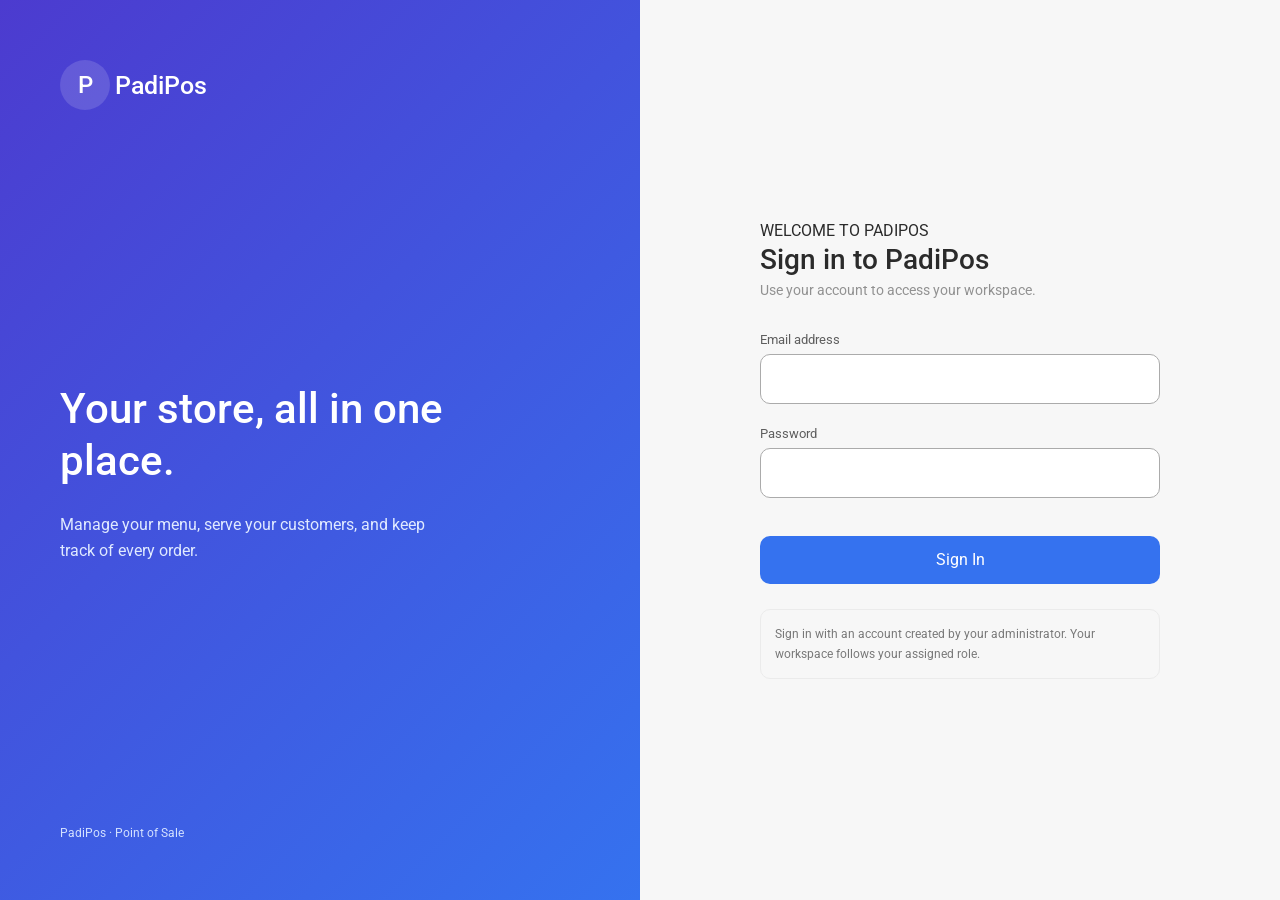
<file: target/classes/static/login.html>
<!doctype html>
<html lang="en"><head><meta charset="UTF-8"><meta name="viewport" content="width=device-width,initial-scale=1"><title>PadiPos — Sign In</title><link rel="stylesheet" href="styles.css"><link rel="stylesheet" href="pages.css"><script type="module" src="login.js"></script></head>
<body class="login-page"><section class="login-brand"><div class="brand"><span class="brand-mark">P</span><span class="brand-name">PadiPos</span></div><div><h1>Your store, all in one place.</h1><p>Manage your menu, serve your customers, and keep track of every order.</p></div><footer>PadiPos · Point of Sale</footer></section><main class="login-area"><div class="login-card"><p class="eyebrow">WELCOME TO PADIPOS</p><h2>Sign in to PadiPos</h2><p class="muted">Use your account to access your workspace.</p><form id="login-form"><label>Email address<input id="login-email" type="email" required maxlength="150" autocomplete="username"></label><label>Password<input id="login-password" type="password" required maxlength="72" autocomplete="current-password"></label><p id="login-error" class="error" role="alert"></p><button class="primary" type="submit">Sign In</button></form><p class="login-note">Sign in with an account created by your administrator. Your workspace follows your assigned role.</p></div></main></body></html>
</file>
<file: target/classes/static/styles.css>
@font-face{font-family:Roboto;src:url('assets/roboto-300.ttf') format('truetype');font-weight:300;font-display:swap}
@font-face{font-family:Roboto;src:url('assets/roboto-400.ttf') format('truetype');font-weight:400;font-display:swap}
@font-face{font-family:Roboto;src:url('assets/roboto-500.ttf') format('truetype');font-weight:500;font-display:swap}
@font-face{font-family:Roboto;src:url('assets/roboto-600.ttf') format('truetype');font-weight:600;font-display:swap}
:root{--blue:#3572ef;--ink:#2b2b2b;--muted:#919191;--line:#ebebeb;--canvas:#f7f7f7;--sidebar:210px;font-family:Roboto,Arial,sans-serif;color:var(--ink);font-synthesis:none}
*{box-sizing:border-box}body{margin:0;background:var(--canvas)}button,input,select,textarea{font:inherit}button{cursor:pointer}button:disabled{cursor:default}button,a,input,select,textarea{-webkit-tap-highlight-color:transparent}button{border:0;background:none;color:inherit}button:focus-visible,a:focus-visible,input:focus-visible,select:focus-visible,textarea:focus-visible{outline:3px solid #a9c4fc;outline-offset:3px}button img{pointer-events:none}img{display:block}a{color:inherit;text-decoration:none}[hidden]{display:none!important}h1,h2,p{margin:0}h1{font-size:20px;font-weight:500;line-height:26px}h2{font-size:20px;font-weight:500;line-height:1.4}.sidebar{position:fixed;inset:0 auto 0 0;width:var(--sidebar);background:white;transition:width .2s}.brand-row{height:80px;border-bottom:1px solid var(--canvas);display:flex;align-items:center;padding:15px;gap:8px}.brand{display:flex;align-items:center;gap:5px}.brand-mark{width:50px;height:50px;background:linear-gradient(90deg,#4c3bcf,var(--blue));border-radius:50%;display:grid;place-items:center;color:white;font-size:24px;font-weight:500}.brand-name{font-size:20px;font-weight:500}.icon-button{padding:0;display:grid;place-items:center}.collapse{margin-left:auto;width:26px;height:26px}.collapse img{width:26px;height:26px}nav{padding-top:15px}.nav-item{height:60px;width:100%;padding:0 15px;display:flex;align-items:center;gap:12px;position:relative;font-size:12px;color:#c4c4c4}.nav-item>img,.report-icon{margin:7px;width:26px;height:26px}.report-icon img{width:26px;height:26px}.nav-item.selected{color:var(--blue)}.nav-item.selected:after{content:"";position:absolute;right:0;height:30px;width:3px;background:var(--blue);border-radius:5px 0 0 5px}.workspace{margin-left:var(--sidebar);transition:margin .2s}.header{height:80px;background:white;border-bottom:1px solid var(--canvas);padding:15px 20px;display:flex;align-items:center;justify-content:space-between;gap:24px}.search{height:43px;border:1px solid var(--line);border-radius:10px;display:flex;align-items:center;padding:12px;gap:10px;width:min(500px,48%)}.search img{width:16px;height:16px}.search input{border:0;outline:none;min-width:0;width:100%;font-size:12px;font-weight:300;background:transparent}.search input::placeholder{color:#c4c4c4}.header-actions{display:flex;align-items:center;gap:40px}.archive-button{display:flex;align-items:center;gap:10px;font-size:14px;color:#787878;padding:8px 0;white-space:nowrap}.archive-button img{width:18px;height:18px}.archive-button span:last-child:not(:nth-child(2)){background:#edf3ff;color:var(--blue);padding:3px 7px;border-radius:50%;font-size:11px}.profile{display:flex;align-items:center;gap:10px}.avatar{width:50px;height:50px;object-fit:cover;border-radius:50%}.profile strong{display:block;font-size:12px;font-weight:500;white-space:nowrap}.profile small{display:block;font-size:10px;color:#787878;font-weight:300;margin-top:4px}.cashier{display:grid;grid-template-columns:minmax(0,1fr) 430px;gap:20px;padding:20px;align-items:start}.catalog{min-width:0}.categories{display:grid;grid-template-columns:repeat(4,minmax(0,1fr));gap:10px;margin-bottom:20px}.category{height:64px;border:1px solid #c4c4c4;border-radius:10px;display:flex;align-items:center;justify-content:center;gap:10px;color:#ababab;font-size:20px;white-space:nowrap;padding:8px}.category img{width:28px;height:28px}.category.active,.service-toggle .active{background:var(--blue);color:white;border-color:var(--blue)}.category:hover:not(.active){background:white}.products{display:grid;grid-template-columns:repeat(auto-fill,210px);gap:10px}.product{width:210px;height:232px;border-radius:10px;background:white;padding:10px;position:relative;transition:box-shadow .15s,transform .15s}.product:hover{box-shadow:0 5px 22px #2b2b2b0c;transform:translateY(-2px)}.product-add{text-align:left;padding:0;width:100%;height:100%;display:flex;flex-direction:column}.product-photo{width:190px;height:120px;object-fit:cover;border-radius:5px;flex-shrink:0}.food-label{position:absolute;right:15px;top:15px;border-radius:100px;background:var(--blue);color:white;padding:2px 10px;font-size:12px;line-height:18px;box-shadow:0 5px 5px #2d2d2d80}.product h2{font-size:18px;line-height:27px;margin-top:5px}.product p{color:var(--muted);font-size:10px;line-height:15px;font-weight:300}.price{display:flex;align-items:center;margin-top:auto;height:20px;color:var(--blue);font-size:14px;font-weight:600}.price small{font-size:10px;color:var(--muted);font-weight:300}.product-detail{position:absolute;bottom:10px;right:10px;width:18px;height:18px;padding:0}.product-detail img{width:18px;height:18px}.empty-catalog{text-align:center;padding:70px 10px;color:var(--muted)}.empty-catalog p{font-size:14px;margin:10px 0}.text-button{color:var(--blue);padding:10px}.order-panel{background:white;border-radius:10px;padding:20px;min-height:calc(100dvh - 120px);display:flex;flex-direction:column}.order-heading{display:flex;justify-content:space-between;align-items:flex-start}.order-number{font-size:10px;font-weight:300;line-height:15px;color:var(--muted);margin-top:5px}.order-number span{color:#5e5e5e;margin-left:5px;font-weight:400}.save-order{width:38px;height:38px;border:1px solid var(--blue);border-radius:10px}.save-order img{width:18px;height:18px}.service-toggle{display:flex;gap:10px;margin-top:20px}.service-toggle button{flex:1;border:1px solid #c4c4c4;border-radius:10px;height:48px;color:#ababab;font-size:16px}.customer-fields{display:flex;gap:10px;margin-top:20px}.customer-fields label{flex:1;min-width:0}.customer-fields.take-away label{flex-basis:100%}label{font-size:16px;line-height:24px;color:#5e5e5e}input:not([type=search]),select,textarea{display:block;width:100%;border:1px solid #ababab;border-radius:10px;padding:14px;background:white;color:var(--ink);font-size:14px;line-height:20px;margin-top:2px}select{appearance:none;background-image:url('assets/148-33316-imgVuesaxLinearArrowDown.svg');background-repeat:no-repeat;background-position:right 14px center;background-size:18px;padding-right:34px}input::placeholder,textarea::placeholder{color:#ababab}.order-divider{width:100%;height:1px;margin:20px 0;object-fit:fill}.order-items{flex:1;min-height:210px}.empty-order{height:210px;display:flex;align-items:center;justify-content:center;font-size:14px;color:#ababab}.order-item{position:relative;display:flex;gap:10px;min-height:100px;margin-bottom:20px}.order-photo{width:100px;height:100px;object-fit:cover;border-radius:10px;flex-shrink:0}.item-copy{padding-top:10px;min-width:0;flex:1}.item-copy h2{font-size:18px;line-height:27px;padding-right:30px}.item-price{font-size:14px;font-weight:500;color:#5e5e5e;line-height:20px}.remove{position:absolute;right:0;top:0;border:1px solid var(--line);border-radius:5px;padding:4px}.remove img{width:20px;height:20px}.quantity{position:absolute;right:0;top:70px;display:flex;align-items:center;gap:10px;font-weight:500;font-size:16px}.quantity button{padding:0}.quantity img{width:30px;height:30px}.note-button{display:flex;align-items:center;gap:5px;background:var(--canvas);border-radius:5px;padding:4px;margin-top:9px;max-width:calc(100% - 105px);min-height:24px;color:#787878;font-size:10px;text-align:left}.note-button img{width:16px;height:16px;flex-shrink:0}.note-button span{overflow-wrap:anywhere}.order-bottom{padding-top:20px}.receipt{height:170px;position:relative;padding:20px;margin-bottom:20px}.receipt-paper{position:absolute;inset:0;width:100%;height:170px;z-index:0}.receipt-row,.receipt-total{position:relative;display:flex;justify-content:space-between;align-items:center}.receipt-row{font-size:14px;line-height:20px;color:var(--muted);margin-bottom:10px}.receipt-row span:last-child{color:#5e5e5e}.receipt-divider{position:absolute;left:15px;top:89px;width:calc(100% - 30px);height:1px}.receipt-total{margin-top:42px;font-size:18px;line-height:32px}.receipt-total strong{font-size:24px;font-weight:500}.primary{background:var(--blue);color:white;width:100%;border-radius:10px;padding:12px 16px;font-size:16px;line-height:24px}.primary:hover:not(:disabled){background:#1c61ed}.primary:disabled{background:#c2d4fa;color:white}.muted{color:var(--muted);font-size:14px;line-height:1.6}.collapsed{--sidebar:80px}.collapsed .brand-name,.collapsed .nav-item>span:not(.report-icon){display:none}.collapsed .brand-row{padding:15px;position:relative}.collapsed .collapse{position:absolute;top:68px;right:0;border-radius:50%;background:white;z-index:1;transform:rotate(180deg)}.collapsed .nav-item{padding-left:15px}
dialog{border:0;border-radius:14px;padding:24px;width:min(440px,calc(100% - 32px));color:var(--ink);max-height:90dvh;overflow:auto;box-shadow:0 20px 80px #0002}dialog::backdrop{background:#18223c66;backdrop-filter:blur(3px)}.dialog-heading{display:flex;justify-content:space-between;align-items:center;margin-bottom:20px}.close-dialog{font-size:26px;color:#787878;line-height:30px;padding:0 4px}.detail-photo{width:100%;height:220px;object-fit:cover;border-radius:8px;margin-bottom:16px}.detail-category{font-size:12px;color:var(--blue)}dialog h2{margin-bottom:5px}.detail-price{color:var(--blue);font-size:20px;margin:18px 0}.detail-price small{color:var(--muted);font-size:12px}textarea{resize:vertical;margin-bottom:20px}.payment-total{display:flex;justify-content:space-between;align-items:center;padding:18px 0}.payment-total strong{font-size:22px;font-weight:500}.nominals{display:flex;gap:8px;margin:12px 0 20px}.nominals button{border:1px solid #c4c4c4;border-radius:8px;padding:10px 6px;flex:1;font-size:13px}.nominals button:hover{border-color:var(--blue);color:var(--blue)}.error{font-size:12px;color:#e50000;margin-top:8px}.archive-entry{padding:16px 0;border-bottom:1px solid var(--line)}.archive-entry>div{display:flex;justify-content:space-between;align-items:center;gap:12px}.archive-entry p{font-size:13px;color:#787878;margin:6px 0}.archive-entry button{color:var(--blue);font-size:13px;padding:6px 0}.archive-status{font-size:11px;color:var(--blue);background:#edf3ff;border-radius:20px;padding:4px 8px}.toast{position:fixed;bottom:24px;left:50%;transform:translateX(-50%);z-index:10;background:#2b2b2b;color:white;border-radius:10px;padding:14px 22px;font-size:14px;box-shadow:0 8px 30px #0002;max-width:calc(100% - 32px)}
@media(min-width:1500px){.order-panel{min-height:904px}.categories{max-width:870px}.cashier{grid-template-columns:minmax(0,1fr) 430px}}
@media(max-width:1250px){.cashier{grid-template-columns:minmax(0,1fr) 390px}.category{font-size:15px;gap:6px}.category img{width:28px;height:28px}.header-actions{gap:20px}.item-copy h2{font-size:16px}.receipt-total strong{font-size:22px}}
@media(max-width:1050px){:root{--sidebar:80px}.brand-name,.nav-item>span:not(.report-icon){display:none}.brand-row{position:relative}.collapse{display:none}.cashier{gap:15px;padding:15px;grid-template-columns:minmax(0,1fr) 370px}.categories{grid-template-columns:repeat(2,minmax(0,1fr))}.category{height:50px}.header-actions{gap:16px}.products{grid-template-columns:repeat(auto-fill,minmax(190px,1fr))}.product{width:100%}.product-photo{width:100%}}
@media(max-width:740px){:root{--sidebar:0px}.sidebar{display:none}.header{padding:12px 16px;height:auto;min-height:76px;gap:12px;flex-wrap:wrap}.search{width:100%;order:2}.header-actions{width:100%;justify-content:space-between}.profile{flex-direction:row-reverse}.avatar{width:36px;height:36px}.cashier{display:flex;flex-direction:column;padding:16px;gap:20px}.catalog,.order-panel{width:100%}.categories{grid-template-columns:repeat(2,minmax(0,1fr));gap:6px}.category{height:48px;font-size:12px;gap:5px;padding:5px}.category img{width:28px;height:28px}.products{grid-template-columns:repeat(2,minmax(0,1fr));gap:10px}.product{height:250px}.product-photo{height:138px}.product h2{font-size:16px}.product p{font-size:10px}.order-panel{min-height:740px}.item-copy h2{font-size:18px}.order-items{min-height:150px}.receipt-total strong{font-size:24px}}
@media(prefers-reduced-motion:reduce){*{transition:none!important}}

.logout{margin-left:10px;transform:rotate(180deg)}.logout img{width:20px;height:20px}

.view-link{font-size:12px;color:var(--blue);white-space:nowrap}

.checkout-receipt-heading{text-align:center;margin-bottom:24px}.receipt-check{display:inline-grid;place-items:center;width:56px;height:56px;border-radius:50%;background:#edf3ff;color:var(--blue);font-size:30px;margin-bottom:16px}.checkout-receipt-items{border-top:1px dashed var(--line);border-bottom:1px dashed var(--line);padding:12px 0;margin:16px 0}.checkout-receipt-items .receipt-row,#receipt-content .receipt-row{display:flex;justify-content:space-between;gap:20px;margin:12px 0;font-size:14px}.receipt-row strong{text-align:right}.receipt-note{font-size:12px;margin-top:-6px}.receipt-message{text-align:center;margin:24px 0;font-size:14px}#receipt-content h3{margin-bottom:8px}#receipt-content>.muted{font-size:13px;margin-bottom:20px}#receipt-done,#new-order{margin-top:20px}
</file>
<file: target/classes/static/pages.css>
.header-store { font-size: 18px; font-weight: 500; }
.nav-item { gap: 5px; }
.header-store small { display: block; font-size: 11px; font-weight: 400; color: var(--muted); margin-top: 3px; }
.account-area { position: relative; }
.profile-trigger { padding: 0; text-align: left; border-radius: 50px; }
.profile-menu { position: absolute; top: calc(100% + 12px); right: 0; min-width: 180px; background: white; border: 1px solid var(--line); border-radius: 10px; box-shadow: 0 12px 35px #17214020; z-index: 20; padding: 6px; }
.profile-menu a,.profile-menu button { display: block; width: 100%; padding: 12px; text-align: left; font-size: 13px; border-radius: 6px; }
.profile-menu a:hover,.profile-menu button:hover { background: var(--canvas); }
.profile-menu button { color: #e50000; }
.mobile-menu { display: none; }
.sidebar { z-index: 21; }
.brand-row { position: relative; }
.compact { width: auto; white-space: nowrap; }
.secondary,.danger { border: 1px solid var(--line); background: white; border-radius: 10px; padding: 12px 16px; font-size: 14px; line-height: 24px; }
.secondary:hover { border-color: var(--blue); color: var(--blue); }
.danger { color: #e50000; border-color: #ffd4d4; }
.danger:hover { background: #fff3f3; }
.form-actions { display: flex; justify-content: flex-end; align-items: center; gap: 10px; margin-top: 24px; }
.form-grid { display: grid; grid-template-columns: 1fr 1fr; gap: 14px; }
.form-section label,#product-form label { display: block; font-size: 13px; margin-top: 20px; }
.form-section textarea,#product-form textarea { margin-bottom: 0; }
.field-help { font-size: 12px; color: var(--muted); line-height: 20px; margin: 8px 0; }
.settings-grid { display: grid; grid-template-columns: 1.1fr 1fr; gap: 20px; }
.settings-actions { grid-column: 1/-1; display: flex; justify-content: flex-end; align-items: center; gap: 12px; }
.settings-actions .error { margin-right: auto; }
.tax-preview { background: var(--canvas); padding: 16px; border-radius: 10px; margin-top: 24px; font-size: 12px; color: var(--muted); }
.tax-preview strong { display: block; font-size: 18px; font-weight: 500; color: var(--blue); margin-top: 10px; }
.profile-layout { display: grid; grid-template-columns: 300px minmax(0,1fr); gap: 20px; margin-top: 26px; }
.profile-overview { text-align: center; align-self: start; }
.profile-photo { width: 96px; height: 96px; object-fit: cover; border-radius: 50%; margin: 0 auto 20px; }
.profile-overview .status-pill { margin: 18px 0 4px; }
.profile-overview .secondary { margin-top: 16px; width: 100%; }
.profile-overview h2,.profile-overview p { overflow-wrap: anywhere; }
.catalog-toolbar { display: flex; align-items: center; gap: 12px; margin-bottom: 20px; }
.catalog-toolbar p { margin-right: auto; }
.catalog-toolbar select { min-width: 150px; border-color: var(--line); }
.catalog-table .catalog-product { display: flex; align-items: center; gap: 12px; min-width: 200px; white-space: normal; max-width: 360px; }
.catalog-product .catalog-photo { width: 54px; height: 54px; object-fit: cover; border-radius: 8px; flex-shrink: 0; }
.catalog-product strong { font-weight: 500; font-size: 14px; overflow-wrap: anywhere; }
.catalog-product p { font-size: 11px; color: var(--muted); line-height: 17px; margin-top: 5px; }
.row-actions { display: flex; align-items: center; gap: 6px; }
.row-actions button { padding: 8px; border: 1px solid var(--line); border-radius: 6px; font-size: 12px; }
.row-actions .delete-product { color: #e50000; }
.photo-placeholder { display: grid; place-items: center; background: #edf3ff; color: var(--blue); font-size: 30px; }
.upload-preview img { width: 100%; height: 150px; object-fit: cover; border-radius: 8px; margin-top: 12px; }
.checkbox-label { display: flex!important; gap: 10px; align-items: center; }
.checkbox-label input[type=checkbox] { width: 18px; height: 18px; margin: 0; accent-color: var(--blue); }
.toast-error { background: #a31515; }
.report-actions { display: flex; justify-content: flex-end; margin: 0 0 14px; }
.login-page { min-height: 100dvh; display: grid; grid-template-columns: 1fr 1fr; }
.login-brand { background: linear-gradient(135deg,#4c3bcf,var(--blue)); color: white; padding: 60px; display: flex; flex-direction: column; justify-content: space-between; }
.login-brand .brand-mark { background: #ffffff24; }
.login-brand .brand-name { font-size: 25px; }
.login-brand h1 { font-size: 42px; line-height: 1.25; max-width: 420px; margin: 70px 0 24px; }
.login-brand p { font-size: 16px; line-height: 26px; color: #e0eaff; max-width: 400px; }
.login-brand footer { margin-top: 60px; font-size: 12px; color: #d4e1ff; }
.login-area { display: grid; align-items: center; padding: 40px; }
.login-card { width: min(100%,400px); margin: auto; }
.login-card h2 { font-size: 28px; }
.login-card form { margin-top: 26px; }
.login-card label { display: block; font-size: 13px; margin: 18px 0; }
.login-card .primary { margin-top: 20px; }
.login-note { padding: 14px; border: 1px solid var(--line); border-radius: 10px; font-size: 12px; color: #787878; line-height: 20px; margin-top: 25px; }
.product h2 { white-space: nowrap; text-overflow: ellipsis; overflow: hidden; width: 100%; }
.product .product-description { display: -webkit-box; -webkit-line-clamp: 2; -webkit-box-orient: vertical; overflow: hidden; }
.item-copy h2 { overflow-wrap: anywhere; padding-right: 30px; }
.order-item { min-height: 120px; }
.order-items { max-height: 50dvh; overflow-y: auto; padding-right: 3px; }
.detail-product .photo-placeholder { width: 60px; height: 60px; flex-shrink: 0; border-radius: 8px; }
.receipt-message { text-align: center; color: var(--muted); font-size: 11px; margin-top: 10px; line-height: 18px; overflow-wrap: anywhere; }
.top-product .photo-placeholder { width: 70px; height: 70px; border-radius: 10px; flex-shrink: 0; }
.detail-item-photo { width: 60px; height: 60px; object-fit: cover; border-radius: 8px; }
@media(max-height:500px) { .sidebar { overflow-y: auto; } .cashier-shortcut { position: static; margin: 30px 22px; } }
@media(max-width:1050px) { .profile-layout { grid-template-columns: 240px minmax(0,1fr); } .settings-grid { grid-template-columns: 1fr; } .settings-actions { grid-column: auto; } }
@media(max-width:740px) { .mobile-menu { display: block; border: 1px solid var(--line); padding: 8px 12px; border-radius: 8px; font-size: 12px; } .header-actions { gap: 12px; } .account-area { margin-left: auto; } .header-actions .logout { margin-left: 0; } .profile-trigger { flex-direction: row; } .nav-open .sidebar { display: block; width: 210px; top: 76px; bottom: 0; box-shadow: 10px 0 35px #17214020; } .nav-open .brand-name,.nav-open .nav-item>span,.nav-open .cashier-shortcut span { display: block; } .nav-open .brand-row { display: none; } .profile-layout { grid-template-columns: 1fr; } .catalog-toolbar { flex-wrap: wrap; } .catalog-toolbar p { width: 100%; } .catalog-toolbar label { flex: 1; } .catalog-toolbar select { width: 100%; min-width: 0; } .settings-actions { flex-wrap: wrap; } .settings-actions .error { width: 100%; } .dashboard-heading .compact { padding: 10px 12px; font-size: 13px; } .login-page { display: block; } .login-brand { padding: 24px; } .login-brand h1 { font-size: 28px; margin: 30px 0 12px; } .login-brand p { font-size: 14px; } .login-brand footer { display: none; } .login-area { padding: 30px 24px; } .form-grid { grid-template-columns: 1fr; gap: 0; } }
</file>
